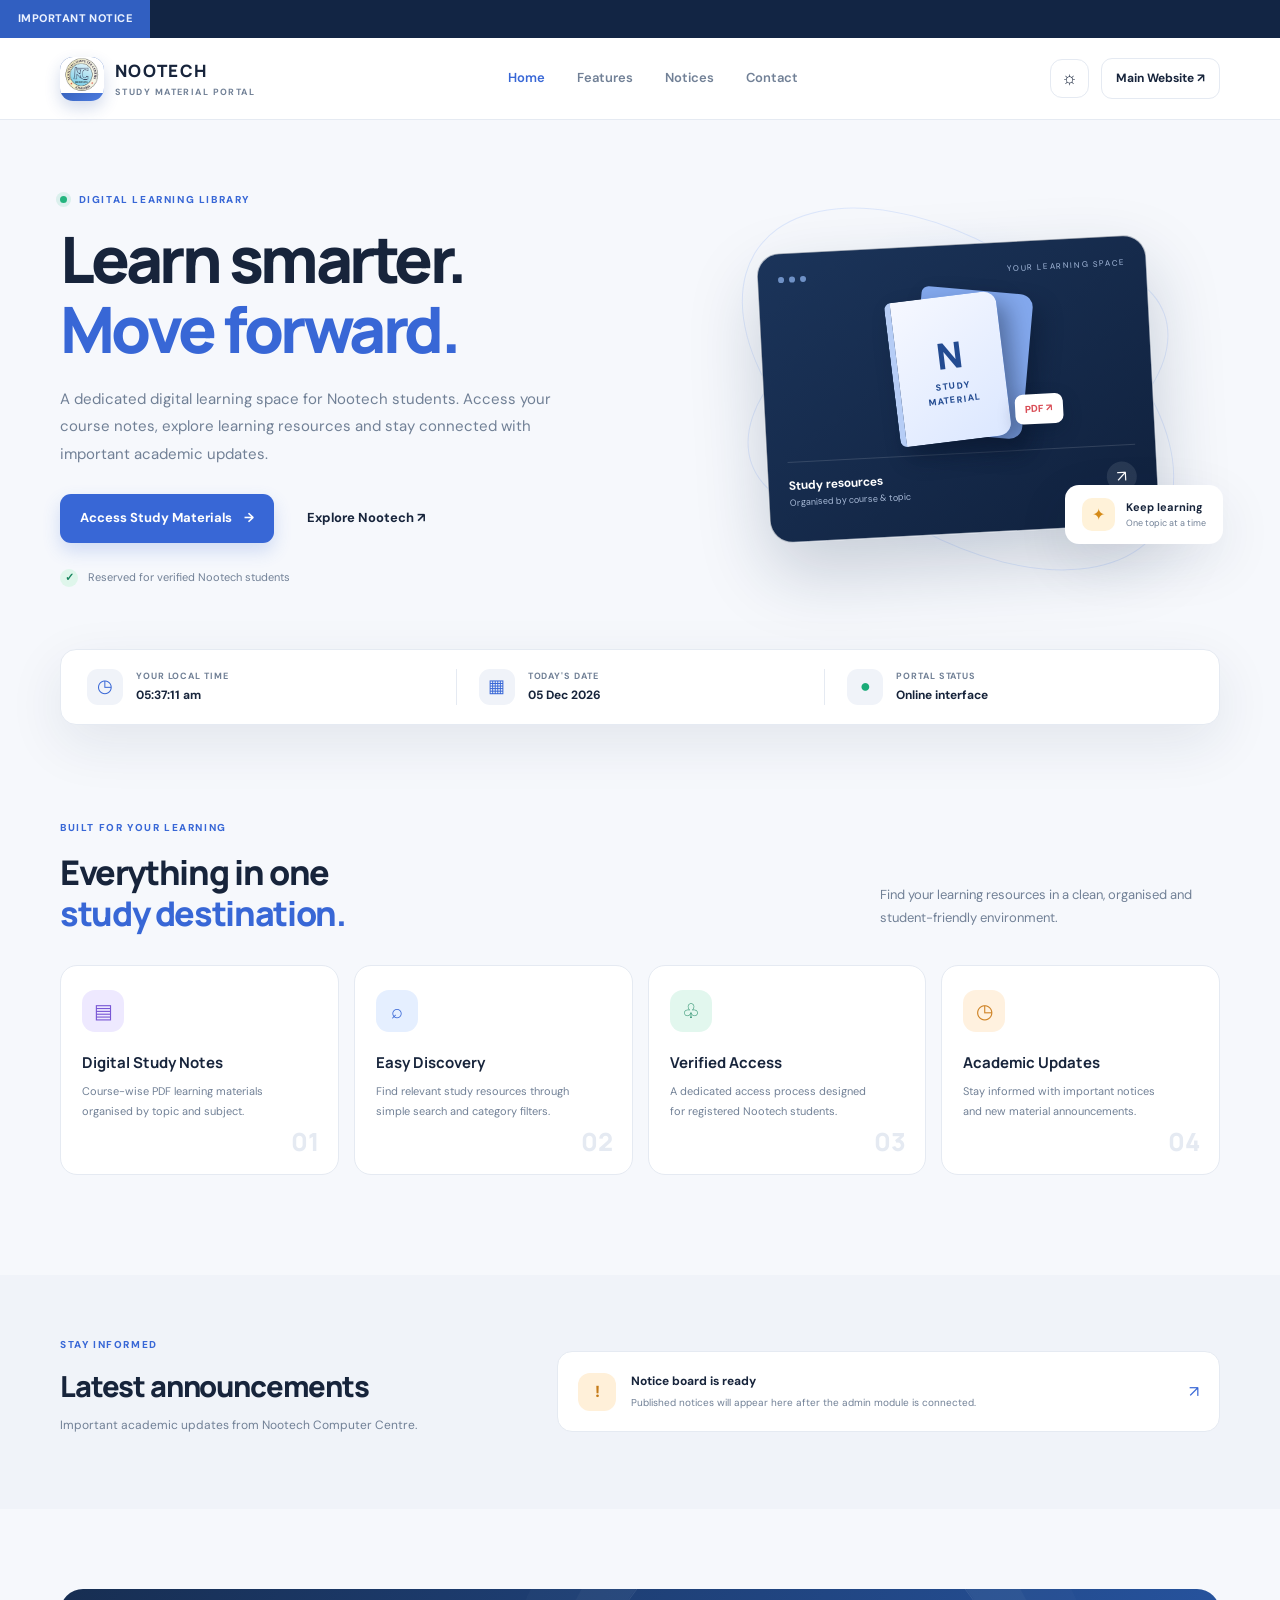
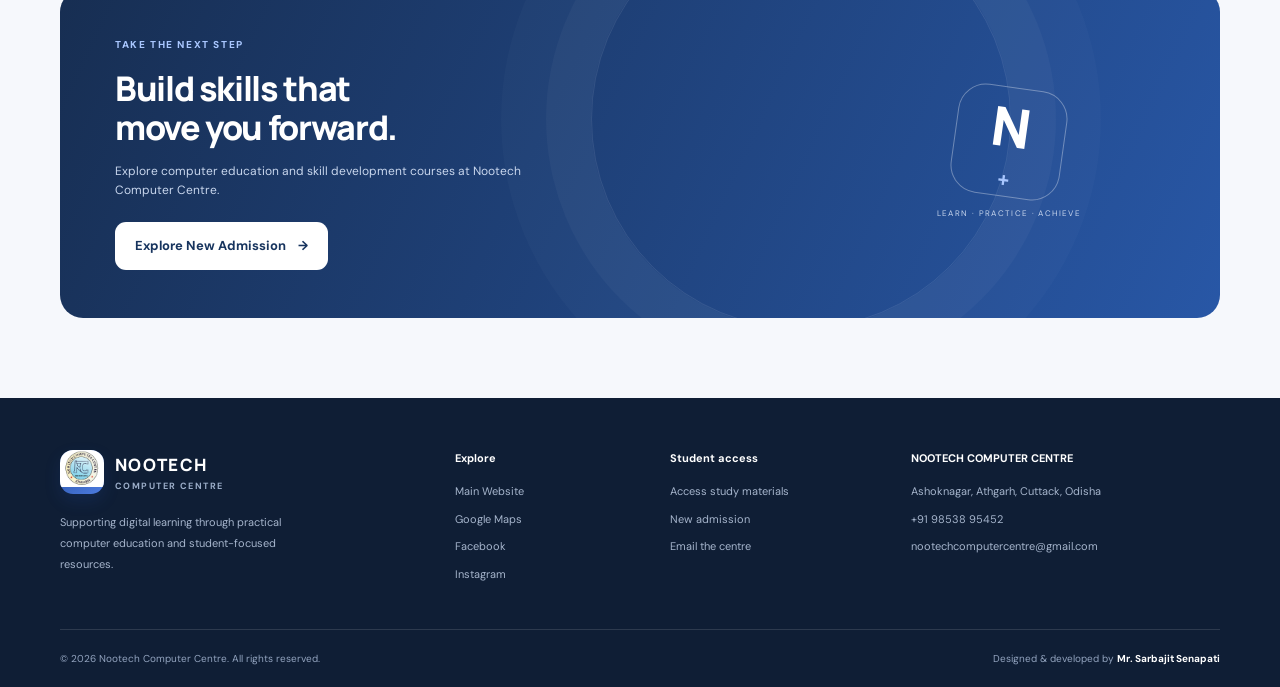
<file: index.html>
<!DOCTYPE html>
<html lang="en">
<head>
  <meta charset="UTF-8">
  <meta name="viewport" content="width=device-width, initial-scale=1.0">
  <meta name="description" content="Nootech Computer Centre Study Material Portal">
  <title>Study Material Portal | Nootech Computer Centre</title>
  <link rel="preconnect" href="https://fonts.googleapis.com">
  <link rel="preconnect" href="https://fonts.gstatic.com" crossorigin>
  <link href="https://fonts.googleapis.com/css2?family=DM+Sans:wght@400;500;600;700&family=Manrope:wght@400;500;600;700;800&display=swap" rel="stylesheet">
  <link rel="stylesheet" href="css/style.css">
</head>
<body>
  <div class="announcement" role="status">
    <span class="announcement-tag">IMPORTANT NOTICE</span>
    <div class="ticker"><div class="ticker-track" id="noticeTicker">Welcome to the Nootech Study Material Portal • Study resources for registered students • New notices will appear here</div></div>
  </div>

  <header class="site-header">
    <a class="brand" href="index.html" aria-label="Nootech Study Portal home">
      <div class="brand-logo"><img src="img/logo.png" alt="Nootech logo" onerror="this.style.display='none';this.nextElementSibling.style.display='grid'"><span class="logo-fallback">N</span></div>
      <div class="brand-copy"><strong>NOOTECH</strong><span>STUDY MATERIAL PORTAL</span></div>
    </a>
    <nav class="desktop-nav" aria-label="Main navigation">
      <a class="active" href="#home">Home</a><a href="#features">Features</a><a href="#notices">Notices</a><a href="#contact">Contact</a>
    </nav>
    <div class="header-actions">
      <button class="icon-btn" id="themeToggle" aria-label="Toggle light and dark theme" title="Toggle theme">☼</button>
      <a class="btn btn-small btn-outline" href="https://nootechcomputercentre.github.io/main-site/" target="_blank" rel="noopener">Main Website ↗</a>
      <button class="menu-toggle" id="menuToggle" aria-label="Open navigation">☰</button>
    </div>
  </header>

  <main>
    <section class="hero section-wrap" id="home">
      <div class="hero-copy">
        <div class="eyebrow"><span class="pulse"></span> DIGITAL LEARNING LIBRARY</div>
        <h1>Learn smarter.<br><span>Move forward.</span></h1>
        <p class="hero-lead">A dedicated digital learning space for Nootech students. Access your course notes, explore learning resources and stay connected with important academic updates.</p>
        <div class="hero-actions">
          <button class="btn btn-primary" data-open-access>Access Study Materials <span>→</span></button>
          <a class="btn btn-quiet" href="https://nootechcomputercentre.github.io/main-site/" target="_blank" rel="noopener">Explore Nootech ↗</a>
        </div>
        <div class="hero-trust"><span class="trust-icon">✓</span> Reserved for verified Nootech students</div>
      </div>
      <div class="hero-visual">
        <div class="visual-glow"></div>
        <div class="visual-card main-visual-card">
          <div class="visual-top"><span class="tiny-dot"></span><span class="tiny-dot"></span><span class="tiny-dot"></span><span class="visual-label">YOUR LEARNING SPACE</span></div>
          <div class="book-illustration"><div class="book book-back"></div><div class="book book-front"><div class="book-mark">N</div><small>STUDY<br>MATERIAL</small></div><div class="pdf-chip">PDF <b>↗</b></div></div>
          <div class="visual-bottom"><div><strong>Study resources</strong><span>Organised by course & topic</span></div><div class="round-arrow">↗</div></div>
        </div>
        <div class="floating-note"><span class="note-icon">✦</span><div><b>Keep learning</b><small>One topic at a time</small></div></div>
        <div class="hero-orbit orbit-one"></div><div class="hero-orbit orbit-two"></div>
      </div>
    </section>

    <section class="status-strip section-wrap">
      <div class="status-item"><span class="status-icon">◷</span><div><small>YOUR LOCAL TIME</small><strong id="liveClock">Loading time…</strong></div></div>
      <div class="status-item"><span class="status-icon">▦</span><div><small>TODAY'S DATE</small><strong id="liveDate">Loading date…</strong></div></div>
      <div class="status-item"><span class="status-icon status-green">●</span><div><small>PORTAL STATUS</small><strong>Online interface</strong></div></div>
    </section>

    <section class="section-wrap feature-section" id="features">
      <div class="section-heading"><div><div class="eyebrow">BUILT FOR YOUR LEARNING</div><h2>Everything in one<br><span>study destination.</span></h2></div><p>Find your learning resources in a clean, organised and student-friendly environment.</p></div>
      <div class="feature-grid">
        <article class="feature-card"><div class="feature-icon purple">▤</div><h3>Digital Study Notes</h3><p>Course-wise PDF learning materials organised by topic and subject.</p><span class="feature-index">01</span></article>
        <article class="feature-card"><div class="feature-icon blue">⌕</div><h3>Easy Discovery</h3><p>Find relevant study resources through simple search and category filters.</p><span class="feature-index">02</span></article>
        <article class="feature-card"><div class="feature-icon green">♧</div><h3>Verified Access</h3><p>A dedicated access process designed for registered Nootech students.</p><span class="feature-index">03</span></article>
        <article class="feature-card"><div class="feature-icon orange">◷</div><h3>Academic Updates</h3><p>Stay informed with important notices and new material announcements.</p><span class="feature-index">04</span></article>
      </div>
    </section>

    <section class="notice-section" id="notices"><div class="section-wrap notice-inner"><div><div class="eyebrow">STAY INFORMED</div><h2>Latest announcements</h2><p>Important academic updates from Nootech Computer Centre.</p></div><div class="notice-placeholder"><span class="notice-symbol">!</span><div><b>Notice board is ready</b><small>Published notices will appear here after the admin module is connected.</small></div><span class="notice-arrow">↗</span></div></div></section>

    <section class="admission-section section-wrap">
      <div class="admission-card"><div class="admission-orb"></div><div class="admission-copy"><div class="eyebrow light-eyebrow">TAKE THE NEXT STEP</div><h2>Build skills that<br>move you forward.</h2><p>Explore computer education and skill development courses at Nootech Computer Centre.</p><a class="btn btn-white" href="https://main-sites.github.io/Enquiry/" target="_blank" rel="noopener">Explore New Admission <span>→</span></a></div><div class="admission-side"><div class="admission-emblem">N<span>+</span></div><small>LEARN · PRACTICE · ACHIEVE</small></div></div>
    </section>
  </main>

  <footer class="site-footer" id="contact">
    <div class="section-wrap footer-main">
      <div class="footer-brand"><div class="brand"><div class="brand-logo"><img src="img/logo.png" alt="Nootech logo" onerror="this.style.display='none';this.nextElementSibling.style.display='grid'"><span class="logo-fallback">N</span></div><div class="brand-copy"><strong>NOOTECH</strong><span>COMPUTER CENTRE</span></div></div><p>Supporting digital learning through practical computer education and student-focused resources.</p></div>
      <div class="footer-links"><b>Explore</b><a href="https://nootechcomputercentre.github.io/main-site/" target="_blank" rel="noopener">Main Website</a><a href="https://www.google.com/maps/search/?api=1&query=Nootech+Computer+Centre+Ashoknagar+Athgarh+Odisha" target="_blank" rel="noopener">Google Maps</a><a href="https://www.facebook.com/" target="_blank" rel="noopener">Facebook</a><a href="https://www.instagram.com/" target="_blank" rel="noopener">Instagram</a></div>
      <div class="footer-links"><b>Student access</b><a href="#" data-open-access>Access study materials</a><a href="../index.html" target="_blank" rel="noopener">New admission</a><a href="mailto:nootechcomputercentre@gmail.com">Email the centre</a></div>
      <div class="footer-contact"><b>NOOTECH COMPUTER CENTRE</b><span>Ashoknagar, Athgarh, Cuttack, Odisha</span><a href="tel:+919853895452">+91 98538 95452</a><a href="mailto:nootechcomputercentre@gmail.com">nootechcomputercentre@gmail.com</a></div>
    </div>
    <div class="footer-bottom section-wrap"><span>© <span id="year"></span> Nootech Computer Centre. All rights reserved.</span><span>Designed & developed by <b>Mr. Sarbajit Senapati</b></span></div>
  </footer>

  <div class="modal-backdrop" id="accessModal" aria-hidden="true">
    <section class="access-modal" role="dialog" aria-modal="true" aria-labelledby="accessTitle">
      <button class="modal-close" id="modalClose" aria-label="Close">×</button>
      <div class="modal-mark">N</div><div class="eyebrow">STUDENT VERIFICATION</div><h2 id="accessTitle">Welcome back.</h2><p>Enter your registration number and centre-issued access code to open your learning space.</p>
      <form id="accessForm">
        <label for="registrationNo">Registration number</label>
        <input id="registrationNo" name="registrationNo" placeholder="e.g. NTC/REG2024001" autocomplete="username" required>
        <label for="accessCode" style="display:block;margin-top:13px">Student access code</label>
        <input id="accessCode" name="accessCode" type="password" placeholder="Enter your access code" autocomplete="current-password" required>
        <button class="btn btn-primary btn-full" id="accessSubmit" type="submit">Verify & Continue <span>→</span></button>
      </form>
      <div class="modal-foot">Use the registration number and access code issued by Nootech Computer Centre.</div>
      <div class="demo-notice" id="loginFeedback" role="status">Your details are verified securely by the Nootech Study Portal.</div>
    </section>
  </div>
  <script src="js/app.js"></script>
</body>
</html>
</file>
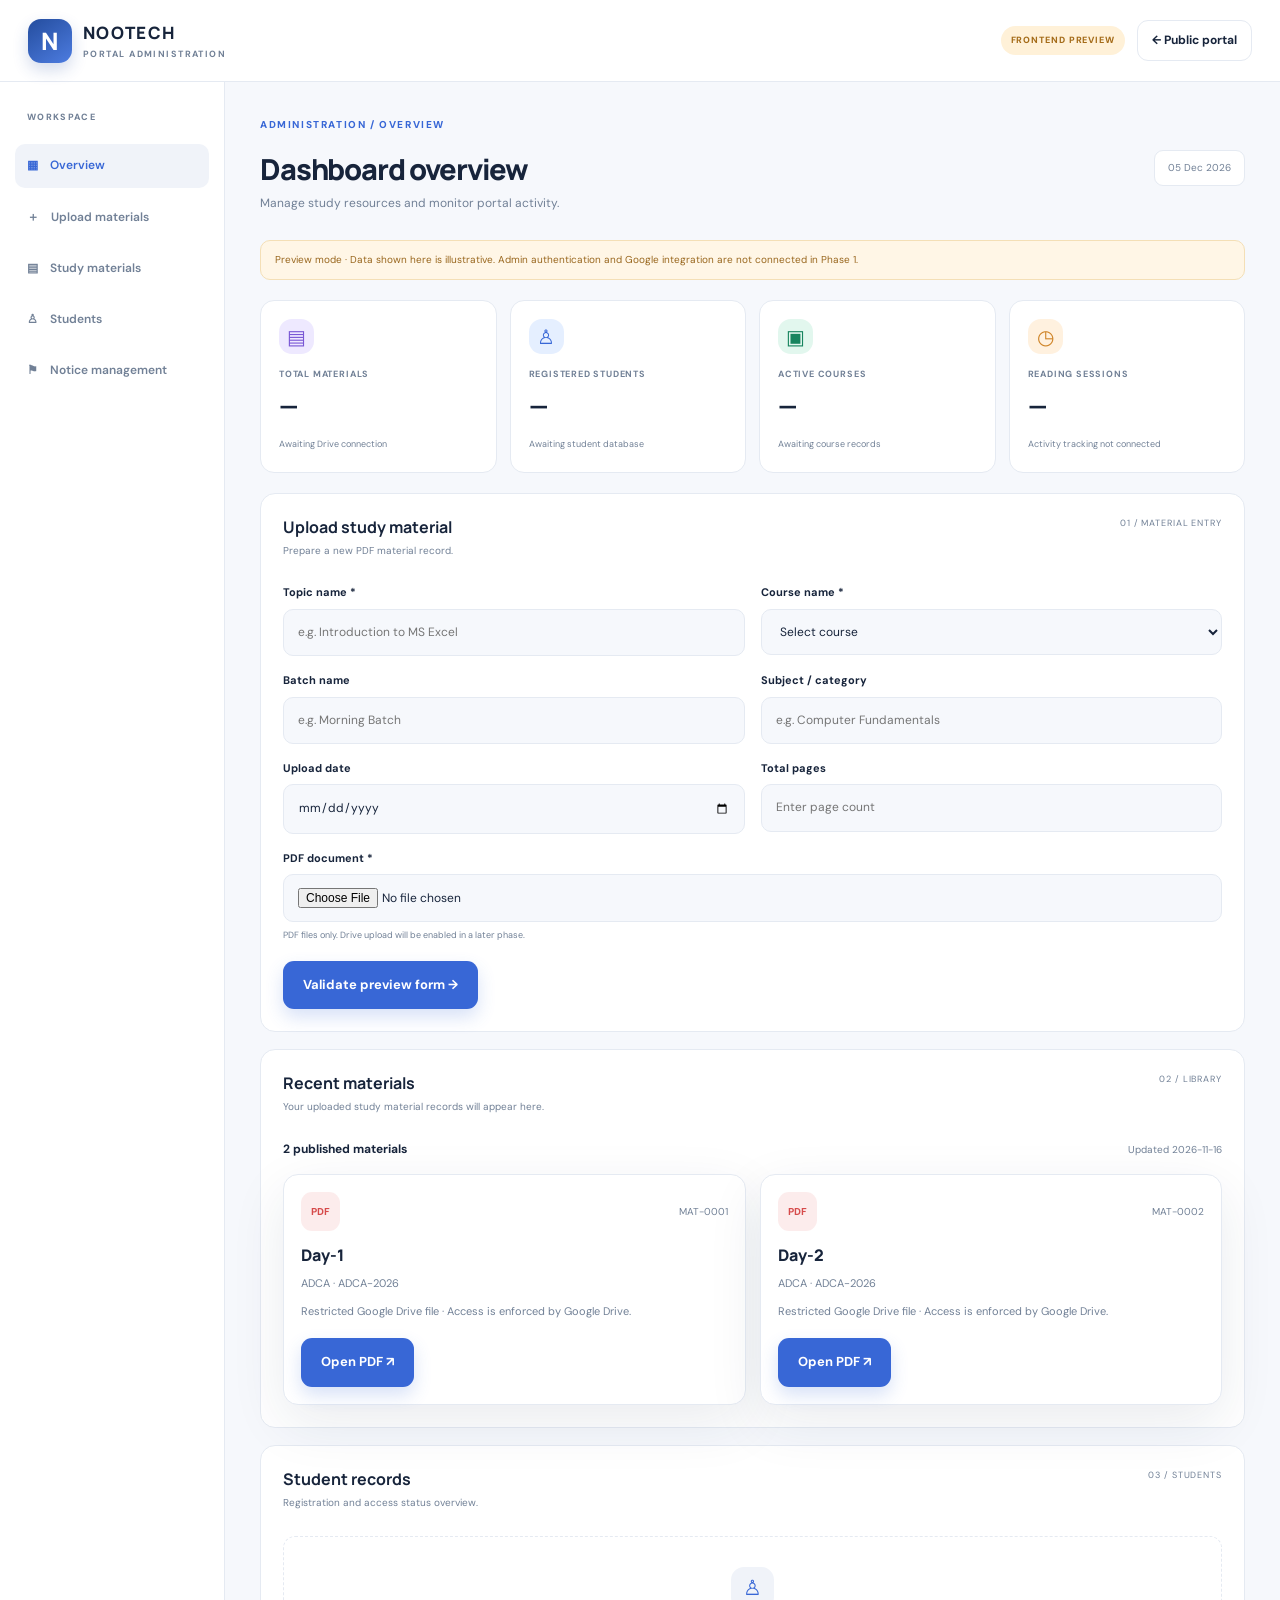
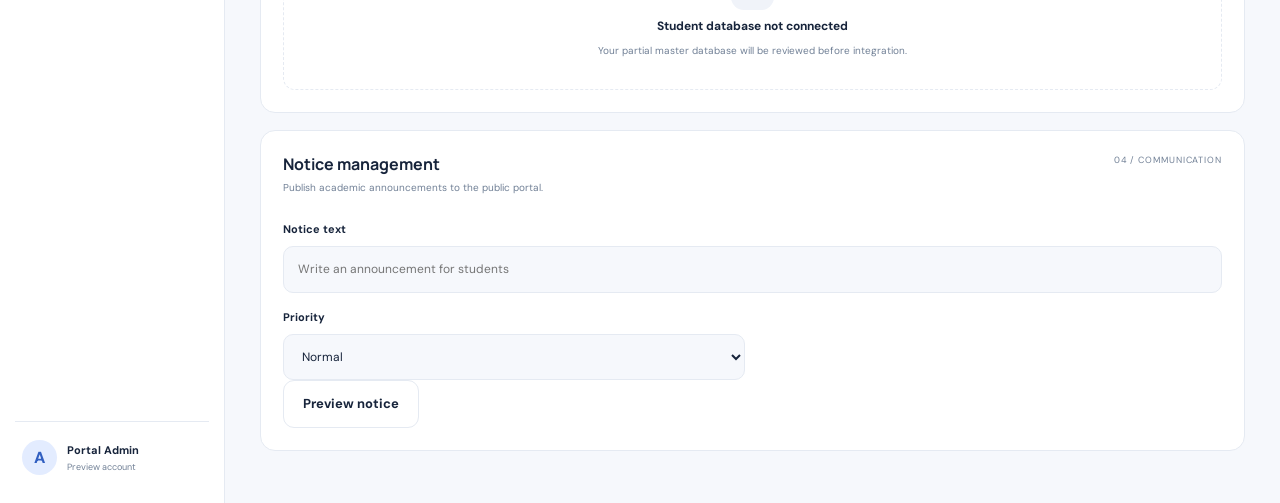
<file: admin.html>
<!DOCTYPE html>
<html lang="en"><head><meta charset="UTF-8"><meta name="viewport" content="width=device-width,initial-scale=1"><title>Admin Dashboard | Nootech Study Portal</title><link rel="preconnect" href="https://fonts.googleapis.com"><link href="https://fonts.googleapis.com/css2?family=DM+Sans:wght@400;500;600;700&family=Manrope:wght@400;500;600;700;800&display=swap" rel="stylesheet"><link rel="stylesheet" href="css/style.css"></head>
<body class="dashboard-body">
<header class="site-header dashboard-header"><a class="brand" href="index.html"><div class="brand-logo"><span class="logo-fallback">N</span></div><div class="brand-copy"><strong>NOOTECH</strong><span>PORTAL ADMINISTRATION</span></div></a><div class="header-actions"><span class="admin-preview-label">FRONTEND PREVIEW</span><a class="btn btn-small btn-outline" href="index.html">← Public portal</a></div></header>
<main class="dashboard-wrap">
  <aside class="sidebar"><div class="sidebar-label">WORKSPACE</div><a class="side-link selected" href="#overview">▦ <span>Overview</span></a><a class="side-link" href="#upload">＋ <span>Upload materials</span></a><a class="side-link" href="#materials">▤ <span>Study materials</span></a><a class="side-link" href="#students">♙ <span>Students</span></a><a class="side-link" href="#notices">⚑ <span>Notice management</span></a><div class="sidebar-bottom"><span class="admin-avatar">A</span><div><b>Portal Admin</b><small>Preview account</small></div></div></aside>
  <div class="dashboard-content">
    <div class="dashboard-title" id="overview"><div><div class="eyebrow">ADMINISTRATION / OVERVIEW</div><h1>Dashboard overview</h1><p>Manage study resources and monitor portal activity.</p></div><span class="date-pill" id="adminDate">Today</span></div>
    <div class="preview-banner">Preview mode · Data shown here is illustrative. Admin authentication and Google integration are not connected in Phase 1.</div>
    <div class="stats-grid"><article class="stat-card"><span class="stat-icon purple">▤</span><small>TOTAL MATERIALS</small><strong>—</strong><em>Awaiting Drive connection</em></article><article class="stat-card"><span class="stat-icon blue">♙</span><small>REGISTERED STUDENTS</small><strong>—</strong><em>Awaiting student database</em></article><article class="stat-card"><span class="stat-icon green">▣</span><small>ACTIVE COURSES</small><strong>—</strong><em>Awaiting course records</em></article><article class="stat-card"><span class="stat-icon orange">◷</span><small>READING SESSIONS</small><strong>—</strong><em>Activity tracking not connected</em></article></div>
    <section class="panel" id="upload"><div class="panel-heading"><div><h2>Upload study material</h2><p>Prepare a new PDF material record.</p></div><span class="panel-step">01 / MATERIAL ENTRY</span></div><form class="admin-form" id="uploadPreviewForm"><div class="form-grid"><div class="field"><label>Topic name *</label><input required placeholder="e.g. Introduction to MS Excel"></div><div class="field"><label>Course name *</label><select required><option value="">Select course</option><option>OS-CIT</option><option>CCC</option><option>ADCA</option><option>APGDCA</option><option>Tally Prime with GST</option><option>General</option></select></div><div class="field"><label>Batch name</label><input placeholder="e.g. Morning Batch"></div><div class="field"><label>Subject / category</label><input placeholder="e.g. Computer Fundamentals"></div><div class="field"><label>Upload date</label><input type="date" id="uploadDate"></div><div class="field"><label>Total pages</label><input type="number" min="1" placeholder="Enter page count"></div><div class="field field-wide"><label>PDF document *</label><input type="file" accept="application/pdf" required><small>PDF files only. Drive upload will be enabled in a later phase.</small></div></div><button class="btn btn-primary" type="submit">Validate preview form →</button><span class="form-feedback" id="uploadFeedback"></span></form></section>
    <section class="panel" id="materials"><div class="panel-heading"><div><h2>Recent materials</h2><p>Your uploaded study material records will appear here.</p></div><span class="panel-step">02 / LIBRARY</span></div><div class="library-result-line"><span id="adminMaterialCount">Loading catalogue…</span><span id="adminCatalogueStatus"></span></div><div class="material-grid" id="adminMaterialList" aria-live="polite"><div class="material-empty"><div class="empty-icon">▤</div><h3>Loading study materials</h3><p>Please wait while the published catalogue is loaded.</p></div></div></section>
    <section class="panel" id="students"><div class="panel-heading"><div><h2>Student records</h2><p>Registration and access status overview.</p></div><span class="panel-step">03 / STUDENTS</span></div><div class="empty-state"><div class="empty-icon">♙</div><b>Student database not connected</b><span>Your partial master database will be reviewed before integration.</span></div></section>
    <section class="panel" id="notices"><div class="panel-heading"><div><h2>Notice management</h2><p>Publish academic announcements to the public portal.</p></div><span class="panel-step">04 / COMMUNICATION</span></div><div class="form-grid"><div class="field field-wide"><label>Notice text</label><input id="noticeDraft" placeholder="Write an announcement for students"></div><div class="field"><label>Priority</label><select><option>Normal</option><option>Important</option><option>Urgent</option></select></div></div><button class="btn btn-outline" id="noticePreview">Preview notice</button><span class="form-feedback" id="noticeFeedback"></span></section>
  </div>
</main><script src="js/app.js"></script></body></html>
</file>
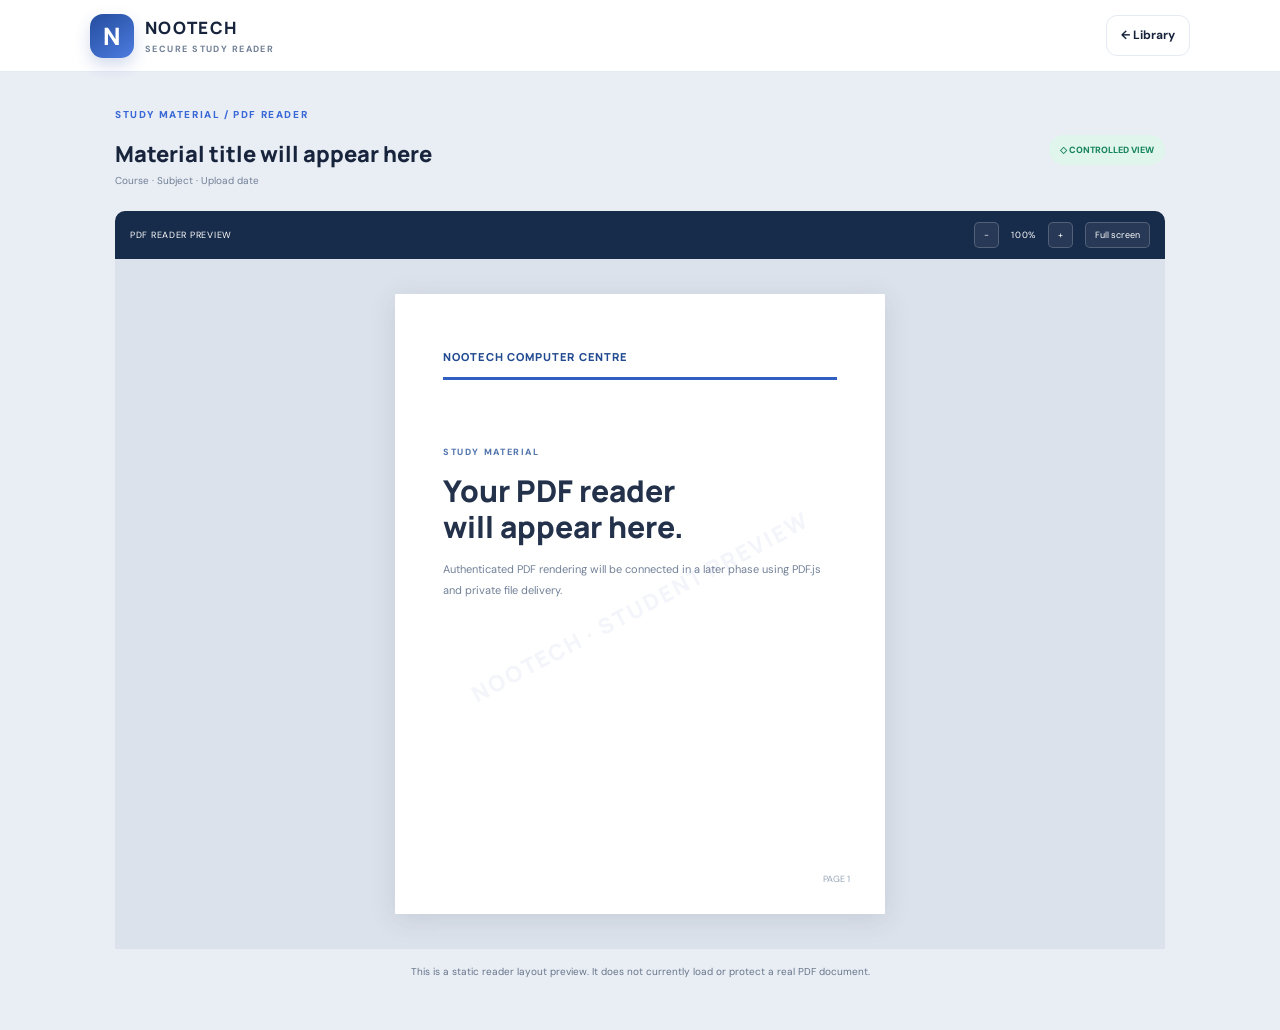
<file: reader.html>
<!DOCTYPE html>
<html lang="en"><head><meta charset="UTF-8"><meta name="viewport" content="width=device-width,initial-scale=1"><title>PDF Reader | Nootech Study Portal</title><link rel="preconnect" href="https://fonts.googleapis.com"><link href="https://fonts.googleapis.com/css2?family=DM+Sans:wght@400;500;600;700&family=Manrope:wght@400;500;600;700;800&display=swap" rel="stylesheet"><link rel="stylesheet" href="css/style.css"></head>
<body class="reader-body"><header class="reader-header"><a class="brand" href="student.html"><div class="brand-logo"><span class="logo-fallback">N</span></div><div class="brand-copy"><strong>NOOTECH</strong><span>SECURE STUDY READER</span></div></a><a class="btn btn-small btn-outline" href="student.html">← Library</a></header><main class="reader-shell"><div class="reader-title"><div><div class="eyebrow">STUDY MATERIAL / PDF READER</div><h1>Material title will appear here</h1><p>Course · Subject · Upload date</p></div><span class="secure-pill">◇ CONTROLLED VIEW</span></div><div class="reader-toolbar"><span>PDF READER PREVIEW</span><div><button disabled>−</button><span>100%</span><button disabled>+</button><button disabled>Full screen</button></div></div><div class="reader-canvas"><div class="pdf-page-preview"><div class="pdf-watermark">NOOTECH · STUDENT PREVIEW</div><div class="pdf-page-brand">NOOTECH COMPUTER CENTRE</div><div class="pdf-page-rule"></div><div class="pdf-page-kicker">STUDY MATERIAL</div><h2>Your PDF reader<br>will appear here.</h2><p>Authenticated PDF rendering will be connected in a later phase using PDF.js and private file delivery.</p><div class="pdf-page-number">PAGE 1</div></div></div><div class="reader-disclaimer">This is a static reader layout preview. It does not currently load or protect a real PDF document.</div></main><script src="js/app.js"></script></body></html>
</file>
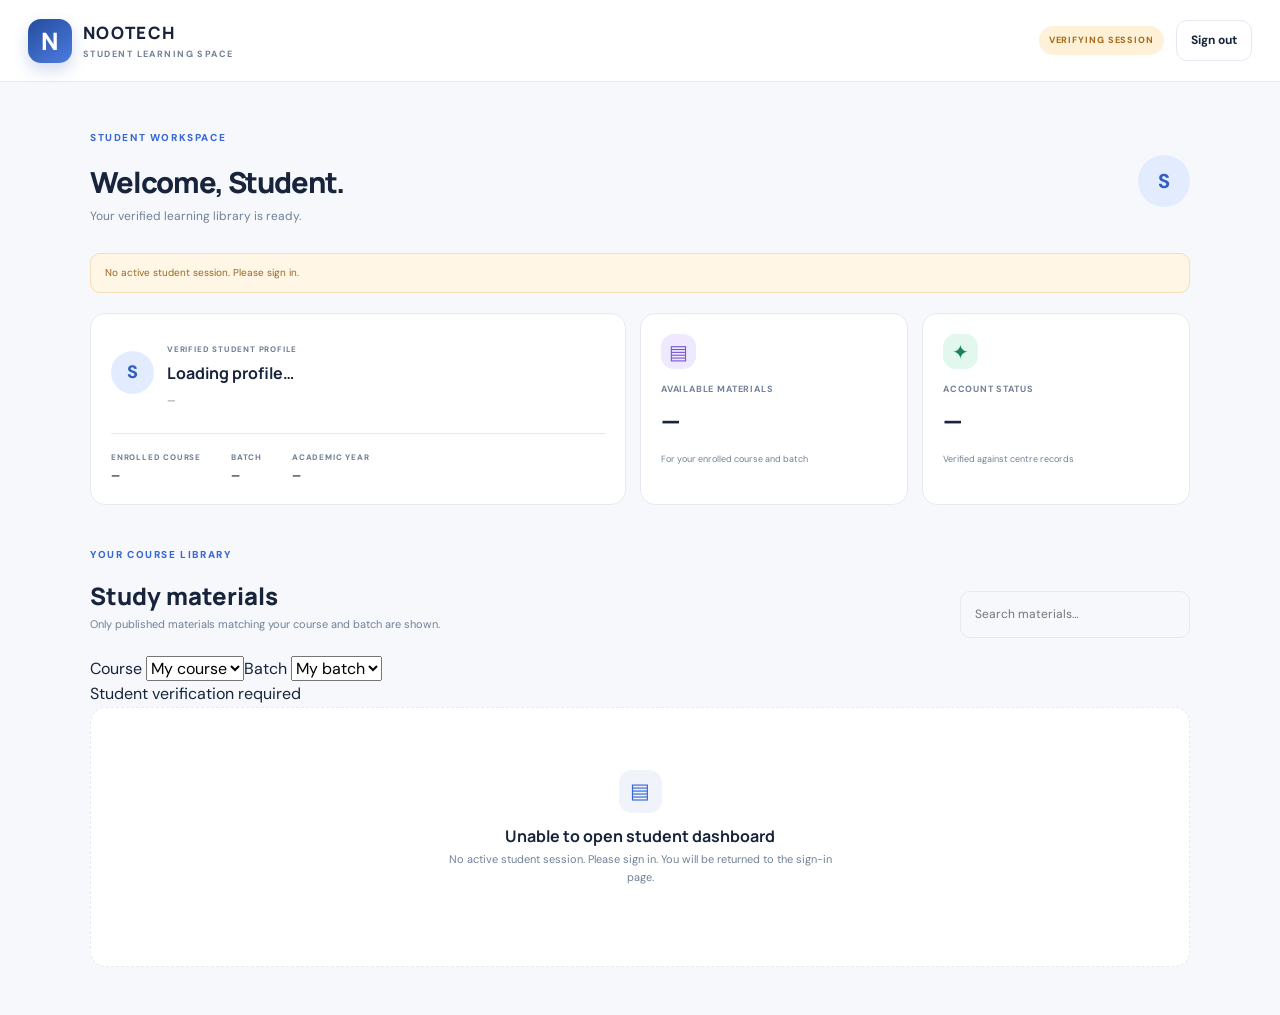
<file: student.html>
<!DOCTYPE html>
<html lang="en">
<head>
<meta charset="UTF-8">
<meta name="viewport" content="width=device-width,initial-scale=1">
<title>Student Dashboard | Nootech Study Portal</title>
<link rel="preconnect" href="https://fonts.googleapis.com">
<link href="https://fonts.googleapis.com/css2?family=DM+Sans:wght@400;500;600;700&family=Manrope:wght@400;500;600;700;800&display=swap" rel="stylesheet">
<link rel="stylesheet" href="css/style.css">
</head>
<body class="dashboard-body">
<header class="site-header dashboard-header">
  <a class="brand" href="index.html"><div class="brand-logo"><span class="logo-fallback">N</span></div><div class="brand-copy"><strong>NOOTECH</strong><span>STUDENT LEARNING SPACE</span></div></a>
  <div class="header-actions"><span class="admin-preview-label" id="studentStatus">VERIFYING SESSION</span><button class="btn btn-small btn-outline" id="studentLogout" type="button">Sign out</button></div>
</header>
<main class="student-wrap">
  <div class="student-welcome">
    <div><div class="eyebrow">STUDENT WORKSPACE</div><h1>Welcome, <span id="welcomeName">Student</span>.</h1><p>Your verified learning library is ready.</p></div>
    <div class="student-avatar" id="studentInitial">S</div>
  </div>
  <div class="preview-banner" id="studentNotice" role="status">Checking your secure student session…</div>
  <div class="student-summary">
    <div class="student-profile-card">
      <div class="profile-top"><div class="profile-avatar" id="profileInitial">S</div><div><small>VERIFIED STUDENT PROFILE</small><h2 id="profileName">Loading profile…</h2><span id="profileRegistration">—</span></div></div>
      <div class="profile-details">
        <div><small>ENROLLED COURSE</small><b id="profileCourse">—</b></div>
        <div><small>BATCH</small><b id="profileBatch">—</b></div>
        <div><small>ACADEMIC YEAR</small><b id="profileYear">—</b></div>
      </div>
    </div>
    <div class="student-stat"><span class="stat-icon purple">▤</span><small>AVAILABLE MATERIALS</small><strong id="availableCount">—</strong><span>For your enrolled course and batch</span></div>
    <div class="student-stat"><span class="stat-icon green">✦</span><small>ACCOUNT STATUS</small><strong id="accountStatus">—</strong><span>Verified against centre records</span></div>
  </div>
  <div class="library-heading"><div><div class="eyebrow">YOUR COURSE LIBRARY</div><h2>Study materials</h2><p>Only published materials matching your course and batch are shown.</p></div><input class="library-search" id="materialSearch" placeholder="Search materials…" aria-label="Search materials"></div>
  <div class="library-filters"><label>Course <select id="courseFilter"><option value="">My course</option></select></label><label>Batch <select id="batchFilter"><option value="">My batch</option></select></label></div>
  <div class="library-result-line"><span id="materialCount">Waiting for verification…</span><span id="catalogueStatus" role="status"></span></div>
  <div class="material-grid" id="materialList" aria-live="polite"><div class="material-empty"><div class="empty-icon">▤</div><h3>Verifying student access</h3><p>Your study materials will load after your session is validated.</p></div></div>
</main>
<script src="js/app.js"></script>
</body>
</html>
</file>
<file: css/style.css>
@import url('https://fonts.googleapis.com/css2?family=DM+Sans:wght@400;500;600;700&family=Manrope:wght@400;500;600;700;800&display=swap');
:root{--bg:#f6f8fc;--surface:#fff;--surface-2:#f0f3f9;--text:#17243b;--muted:#718096;--line:#e5eaf2;--navy:#142746;--blue:#3867d6;--blue-2:#244da9;--green:#16845e;--shadow:0 18px 55px rgba(22,43,78,.09);--radius:20px}
[data-theme="dark"]{--bg:#0d1524;--surface:#131f32;--surface-2:#1b2a40;--text:#edf3ff;--muted:#a0aec2;--line:#263750;--navy:#eaf1ff;--blue:#79a1ff;--blue-2:#4f7ee8;--green:#58c99c;--shadow:0 18px 55px rgba(0,0,0,.25)}
*{box-sizing:border-box}html{scroll-behavior:smooth}body{margin:0;background:var(--bg);color:var(--text);font-family:'DM Sans',sans-serif;line-height:1.6}a{color:inherit;text-decoration:none}button,input,select{font:inherit}button,a{ -webkit-tap-highlight-color:transparent}.section-wrap{width:min(1160px,calc(100% - 48px));margin-inline:auto}
.announcement{height:38px;background:#122544;color:#eaf1ff;display:flex;align-items:center;overflow:hidden;font-size:11px;letter-spacing:.04em}.announcement-tag{height:100%;display:flex;align-items:center;padding:0 18px;background:#315fc1;font-weight:800;white-space:nowrap}.ticker{overflow:hidden;flex:1}.ticker-track{white-space:nowrap;display:inline-block;padding-left:100%;animation:ticker 26s linear infinite}.ticker:hover .ticker-track{animation-play-state:paused}@keyframes ticker{to{transform:translateX(-100%)}}
.site-header{height:82px;padding:0 max(24px,calc((100% - 1160px)/2));display:flex;align-items:center;justify-content:space-between;background:var(--surface);border-bottom:1px solid var(--line);position:relative;z-index:5}.brand{display:flex;align-items:center;gap:11px}.brand-logo{width:44px;height:44px;border-radius:13px;background:linear-gradient(145deg,#244d9e,#4d7ce0);display:grid;place-items:center;overflow:hidden;box-shadow:0 7px 16px #244d9e33}.brand-logo img{width:100%;height:100%;object-fit:contain;background:#fff}.logo-fallback{display:grid;place-items:center;color:#fff;font:800 24px Manrope,sans-serif}.brand-copy{display:flex;flex-direction:column;line-height:1.2}.brand-copy strong{font:800 17px Manrope,sans-serif;letter-spacing:.08em}.brand-copy span{font-size:9px;letter-spacing:.16em;color:var(--muted);font-weight:700;margin-top:5px}.desktop-nav{display:flex;gap:32px;color:var(--muted);font-size:13px;font-weight:600}.desktop-nav a:hover,.desktop-nav a.active{color:var(--blue)}.header-actions{display:flex;align-items:center;gap:12px}.icon-btn,.menu-toggle{border:1px solid var(--line);background:var(--surface);color:var(--text);width:39px;height:39px;border-radius:12px;cursor:pointer;font-size:18px}.menu-toggle{display:none}.btn{display:inline-flex;align-items:center;justify-content:center;gap:12px;padding:13px 19px;border-radius:11px;font-weight:700;font-size:13px;border:1px solid transparent;cursor:pointer;transition:.2s}.btn:hover{transform:translateY(-2px)}.btn-primary{background:var(--blue);color:#fff;box-shadow:0 8px 18px #3867d633}.btn-primary:hover{background:var(--blue-2)}.btn-outline{border-color:var(--line);color:var(--text);background:var(--surface)}.btn-quiet{color:var(--text);background:transparent}.btn-small{padding:10px 14px;font-size:12px}.btn-white{background:#fff;color:#17345e}.btn-full{width:100%;margin-top:8px}
.hero{min-height:520px;display:grid;grid-template-columns:1.05fr .95fr;align-items:center;gap:55px;padding-block:72px 62px}.eyebrow{font-size:10px;font-weight:800;letter-spacing:.16em;color:var(--blue);margin-bottom:16px}.pulse{display:inline-block;width:7px;height:7px;background:#24b47e;border-radius:50%;margin-right:8px;box-shadow:0 0 0 4px #24b47e20}.hero h1{font:800 clamp(42px,5vw,65px)/1.09 Manrope,sans-serif;letter-spacing:-.055em;margin:0;color:var(--text)}.hero h1 span,.section-heading h2 span{color:var(--blue)}.hero-lead{max-width:530px;color:var(--muted);font-size:15px;line-height:1.85;margin:22px 0 25px}.hero-actions{display:flex;align-items:center;gap:13px;flex-wrap:wrap}.hero-trust{font-size:11px;color:var(--muted);margin-top:26px}.trust-icon{display:inline-grid;place-items:center;width:18px;height:18px;border-radius:50%;background:#dff6eb;color:#16845e;font-weight:800;margin-right:7px}.hero-visual{height:370px;position:relative;display:grid;place-items:center}.visual-glow{position:absolute;width:340px;height:340px;background:radial-gradient(circle,#dce8ff 0%,#e9efff77 50%,transparent 72%);border-radius:50%}.main-visual-card{width:min(390px,90%);height:290px;position:relative;z-index:1;border:1px solid #ffffffaa;border-radius:23px;background:linear-gradient(145deg,#1b345a,#10213d);box-shadow:0 30px 70px #152b4c35;padding:20px;color:white;transform:rotate(-3deg)}.visual-top{display:flex;gap:5px;align-items:center}.tiny-dot{width:6px;height:6px;border-radius:50%;background:#6f91c6}.visual-label{font-size:8px;letter-spacing:.2em;color:#a8bddf;margin-left:auto}.book-illustration{height:175px;position:relative;display:grid;place-items:center}.book{position:absolute;width:112px;height:145px;border-radius:7px 13px 13px 7px;box-shadow:9px 12px 22px #07152b66}.book-back{background:#83a8ed;transform:translate(15px,-2px) rotate(8deg)}.book-front{background:linear-gradient(145deg,#f6f8ff,#dbe7ff);color:#234b91;display:flex;flex-direction:column;align-items:center;justify-content:center;transform:translate(-9px,3px) rotate(-4deg);border-left:6px solid #b6cdf6}.book-mark{font:800 36px Manrope}.book-front small{font-size:9px;font-weight:800;letter-spacing:.14em;text-align:center}.pdf-chip{position:absolute;right:70px;bottom:25px;background:#fff;color:#d94d56;padding:7px 10px;border-radius:8px;font-size:10px;font-weight:800;box-shadow:0 7px 18px #06162c44}.visual-bottom{display:flex;align-items:center;justify-content:space-between;border-top:1px solid #ffffff22;padding-top:14px}.visual-bottom div:first-child{display:flex;flex-direction:column}.visual-bottom strong{font-size:12px}.visual-bottom span{font-size:9px;color:#a9bbd8}.round-arrow{width:30px;height:30px;display:grid;place-items:center;background:#ffffff18;border-radius:50%}.floating-note{position:absolute;right:-3px;bottom:30px;z-index:2;background:var(--surface);padding:13px 17px;border-radius:14px;box-shadow:var(--shadow);display:flex;align-items:center;gap:11px}.note-icon{width:33px;height:33px;background:#fff2d9;color:#d58a17;display:grid;place-items:center;border-radius:10px}.floating-note div{display:flex;flex-direction:column}.floating-note b{font-size:11px}.floating-note small{font-size:9px;color:var(--muted)}.hero-orbit{position:absolute;border:1px solid #a9c3f855;border-radius:50%;transform:rotate(-20deg)}.orbit-one{width:440px;height:230px}.orbit-two{width:490px;height:280px;transform:rotate(35deg)}
.status-strip{display:grid;grid-template-columns:repeat(3,1fr);background:var(--surface);border:1px solid var(--line);border-radius:16px;box-shadow:var(--shadow);padding:19px 26px;margin-bottom:95px}.status-item{display:flex;align-items:center;gap:13px;padding-left:22px;border-left:1px solid var(--line)}.status-item:first-child{border:0;padding-left:0}.status-icon{width:36px;height:36px;display:grid;place-items:center;border-radius:11px;background:var(--surface-2);color:var(--blue);font-size:18px}.status-green{color:#1aab78}.status-item div{display:flex;flex-direction:column}.status-item small{font-size:9px;letter-spacing:.1em;color:var(--muted);font-weight:700}.status-item strong{font-size:12px;margin-top:3px}
.feature-section{padding-bottom:100px}.section-heading{display:flex;justify-content:space-between;align-items:end;margin-bottom:31px}.section-heading h2,.notice-inner h2{font:800 34px/1.2 Manrope,sans-serif;letter-spacing:-.04em;margin:0}.section-heading p{max-width:340px;color:var(--muted);font-size:13px;line-height:1.8;margin:0 0 4px}.feature-grid{display:grid;grid-template-columns:repeat(4,1fr);gap:15px}.feature-card{position:relative;overflow:hidden;min-height:210px;background:var(--surface);border:1px solid var(--line);border-radius:17px;padding:24px 21px;transition:.25s}.feature-card:hover{transform:translateY(-5px);box-shadow:var(--shadow)}.feature-icon,.stat-icon{width:42px;height:42px;display:grid;place-items:center;border-radius:13px;font-size:20px;margin-bottom:20px}.purple{background:#eee9ff;color:#7957d5}.blue{background:#e5efff;color:#3867d6}.green{background:#e2f7ee;color:#16845e}.orange{background:#fff1df;color:#cf8427}.feature-card h3{font:700 15px Manrope;margin:0 0 9px}.feature-card p{font-size:11px;line-height:1.8;color:var(--muted);margin:0;max-width:210px}.feature-index{position:absolute;right:19px;bottom:15px;color:var(--line);font:800 25px Manrope}
.notice-section{background:var(--surface-2);padding:62px 0}.notice-inner{display:grid;grid-template-columns:.8fr 1.2fr;align-items:center;gap:55px}.notice-inner h2{font-size:29px}.notice-inner p{font-size:12px;color:var(--muted)}.notice-placeholder{background:var(--surface);border:1px solid var(--line);border-radius:15px;padding:20px;display:flex;align-items:center;gap:15px}.notice-symbol{width:38px;height:38px;border-radius:12px;background:#fff0d9;color:#c57a17;display:grid;place-items:center;font-weight:800}.notice-placeholder div{display:flex;flex-direction:column;flex:1}.notice-placeholder b{font-size:12px}.notice-placeholder small{font-size:10px;color:var(--muted);margin-top:4px}.notice-arrow{color:var(--blue)}
.admission-section{padding-block:80px}.admission-card{min-height:285px;background:linear-gradient(115deg,#172e52,#2857a6);border-radius:23px;overflow:hidden;position:relative;padding:48px 55px;color:#fff;display:flex;align-items:center;justify-content:space-between}.admission-copy{position:relative;z-index:1}.light-eyebrow{color:#a9c7ff}.admission-card h2{font:800 34px/1.17 Manrope;margin:0;letter-spacing:-.04em}.admission-card p{font-size:12px;color:#c8d6ed;max-width:420px;margin:14px 0 21px}.admission-orb{position:absolute;width:420px;height:420px;border:1px solid #ffffff18;border-radius:50%;right:18%;top:-80px;box-shadow:0 0 0 45px #ffffff08,0 0 0 90px #ffffff05}.admission-side{position:relative;z-index:1;display:flex;flex-direction:column;align-items:center;gap:10px;margin-right:8%}.admission-emblem{width:110px;height:110px;border:1px solid #ffffff55;border-radius:28px;display:grid;place-items:center;font:800 54px Manrope;color:#fff;transform:rotate(8deg)}.admission-emblem span{font-size:22px;color:#a9c7ff}.admission-side small{font-size:8px;letter-spacing:.17em;color:#c8d6ed}
.site-footer{background:#0f1e35;color:#fff;padding-top:52px}.footer-main{display:grid;grid-template-columns:1.4fr .7fr .8fr 1.2fr;gap:35px;padding-bottom:43px}.footer-brand .brand-copy strong{color:#fff}.footer-brand .brand-copy span{color:#9caec9}.footer-brand p{font-size:11px;line-height:1.9;color:#a6b5cc;max-width:250px;margin-top:18px}.footer-links,.footer-contact{display:flex;flex-direction:column;gap:10px;font-size:11px;color:#a6b5cc}.footer-links b,.footer-contact b{font-size:11px;color:#fff;margin-bottom:5px}.footer-links a:hover,.footer-contact a:hover{color:#fff}.footer-bottom{border-top:1px solid #ffffff20;min-height:58px;display:flex;align-items:center;justify-content:space-between;color:#93a4bf;font-size:10px}.footer-bottom b{color:#fff}
.modal-backdrop{position:fixed;inset:0;background:#081326b8;backdrop-filter:blur(6px);display:none;place-items:center;padding:20px;z-index:20}.modal-backdrop.open{display:grid}.access-modal{position:relative;width:min(440px,100%);background:var(--surface);border:1px solid var(--line);border-radius:22px;padding:34px;box-shadow:0 30px 100px #06142d66}.modal-close{position:absolute;right:17px;top:13px;border:0;background:transparent;color:var(--muted);font-size:27px;cursor:pointer}.modal-mark{width:42px;height:42px;display:grid;place-items:center;background:linear-gradient(145deg,#244d9e,#4d7ce0);color:white;border-radius:13px;font:800 22px Manrope;margin-bottom:22px}.access-modal h2{font:800 29px Manrope;margin:0}.access-modal p{font-size:12px;color:var(--muted);line-height:1.8;margin:8px 0 23px}.access-modal label,.field label{display:block;font-size:11px;font-weight:700;margin-bottom:7px}.access-modal input,.field input,.field select,.library-search{width:100%;border:1px solid var(--line);background:var(--bg);color:var(--text);padding:13px 14px;border-radius:10px;outline:none;font-size:12px}.access-modal input:focus,.field input:focus,.field select:focus,.library-search:focus{border-color:var(--blue);box-shadow:0 0 0 3px #3867d61a}.modal-foot,.demo-notice{font-size:10px;color:var(--muted);line-height:1.7;margin-top:16px}.demo-notice{padding:9px 11px;background:var(--surface-2);border-radius:8px}
.dashboard-body{background:var(--bg)}.dashboard-header{padding-inline:28px}.admin-preview-label{font-size:9px;letter-spacing:.1em;color:#a46b18;background:#fff1d8;border-radius:20px;padding:7px 10px;font-weight:800}.dashboard-wrap{display:grid;grid-template-columns:225px 1fr;min-height:calc(100vh - 82px)}.sidebar{background:var(--surface);border-right:1px solid var(--line);padding:28px 15px;display:flex;flex-direction:column;gap:8px}.sidebar-label{font-size:9px;letter-spacing:.15em;font-weight:800;color:var(--muted);padding:0 12px 12px}.side-link{display:flex;gap:12px;align-items:center;padding:12px;border-radius:10px;color:var(--muted);font-size:12px;font-weight:600}.side-link.selected,.side-link:hover{background:var(--surface-2);color:var(--blue)}.sidebar-bottom{margin-top:auto;border-top:1px solid var(--line);padding:18px 7px 0;display:flex;align-items:center;gap:10px}.admin-avatar,.student-avatar,.profile-avatar{width:35px;height:35px;border-radius:50%;background:#e3ecff;color:#315fc1;display:grid;place-items:center;font-weight:800}.sidebar-bottom div{display:flex;flex-direction:column}.sidebar-bottom b{font-size:11px}.sidebar-bottom small{font-size:9px;color:var(--muted)}.dashboard-content{padding:35px;max-width:1300px;width:100%;margin:auto}.dashboard-title{display:flex;align-items:center;justify-content:space-between;margin-bottom:22px}.dashboard-title h1,.student-welcome h1{font:800 29px Manrope;margin:0;letter-spacing:-.04em}.dashboard-title p,.student-welcome p{font-size:12px;color:var(--muted);margin:5px 0}.date-pill{background:var(--surface);border:1px solid var(--line);padding:9px 13px;border-radius:9px;font-size:10px;color:var(--muted)}.preview-banner{background:#fff6e6;border:1px solid #f4dfb6;color:#98661d;padding:11px 14px;border-radius:10px;font-size:10px;margin-bottom:20px}.stats-grid{display:grid;grid-template-columns:repeat(4,1fr);gap:13px;margin-bottom:20px}.stat-card,.student-stat{background:var(--surface);border:1px solid var(--line);border-radius:14px;padding:18px}.stat-card .stat-icon,.student-stat .stat-icon{margin-bottom:13px;width:35px;height:35px}.stat-card small,.student-stat small{display:block;font-size:9px;letter-spacing:.09em;color:var(--muted);font-weight:700}.stat-card strong,.student-stat strong{display:block;font:800 25px Manrope;margin:6px 0}.stat-card em,.student-stat>span:last-child{font-size:9px;color:var(--muted);font-style:normal}.panel{background:var(--surface);border:1px solid var(--line);border-radius:15px;padding:22px;margin-bottom:17px}.panel-heading{display:flex;justify-content:space-between;align-items:start;margin-bottom:20px}.panel-heading h2{font:700 16px Manrope;margin:0}.panel-heading p{font-size:10px;color:var(--muted);margin:5px 0}.panel-step{font-size:9px;letter-spacing:.1em;color:var(--muted)}.form-grid{display:grid;grid-template-columns:repeat(2,1fr);gap:16px}.field-wide{grid-column:1/-1}.field small{display:block;font-size:9px;color:var(--muted);margin-top:6px}.admin-form>.btn{margin-top:18px}.form-feedback{font-size:10px;color:var(--green);margin-left:12px}.empty-state{border:1px dashed var(--line);border-radius:12px;padding:30px;display:flex;flex-direction:column;align-items:center;text-align:center;gap:7px}.empty-icon{width:43px;height:43px;border-radius:13px;background:var(--surface-2);display:grid;place-items:center;color:var(--blue);font-size:21px}.empty-state b{font-size:12px}.empty-state span{font-size:10px;color:var(--muted)}.dashboard-content .btn-outline{cursor:pointer}
.student-wrap{width:min(1100px,calc(100% - 40px));margin:48px auto}.student-welcome{display:flex;justify-content:space-between;align-items:center;margin-bottom:22px}.student-avatar{width:52px;height:52px;font-size:20px}.student-summary{display:grid;grid-template-columns:2fr 1fr 1fr;gap:14px;margin-bottom:42px}.student-profile-card,.student-stat{background:var(--surface);border:1px solid var(--line);border-radius:15px;padding:20px}.profile-top{display:flex;gap:13px;align-items:center}.profile-avatar{width:43px;height:43px;font-size:18px}.profile-top small,.profile-details small{font-size:8px;letter-spacing:.1em;color:var(--muted);font-weight:800}.profile-top h2{font:700 16px Manrope;margin:2px 0}.profile-top span{font-size:10px;color:var(--muted)}.profile-details{display:flex;gap:30px;margin-top:22px;padding-top:17px;border-top:1px solid var(--line)}.profile-details div{display:flex;flex-direction:column;gap:4px}.profile-details b{font-size:10px}.library-heading{display:flex;justify-content:space-between;align-items:end;margin-bottom:18px}.library-heading h2{font:800 24px Manrope;margin:0}.library-heading p{font-size:11px;color:var(--muted);margin:4px 0}.library-search{width:230px}.material-empty{min-height:260px;background:var(--surface);border:1px dashed var(--line);border-radius:16px;display:flex;align-items:center;justify-content:center;flex-direction:column;text-align:center;padding:30px}.material-empty h3{font:700 16px Manrope;margin:12px 0 4px}.material-empty p{max-width:410px;color:var(--muted);font-size:11px;margin:0 0 17px}
.reader-body{background:#e9edf4;min-height:100vh}.reader-header{height:72px;padding:0 max(22px,calc((100% - 1100px)/2));background:var(--surface);display:flex;justify-content:space-between;align-items:center;border-bottom:1px solid var(--line)}.reader-shell{width:min(1050px,calc(100% - 40px));margin:35px auto}.reader-title{display:flex;align-items:center;justify-content:space-between;margin-bottom:18px}.reader-title h1{font:800 22px Manrope;margin:0}.reader-title p{font-size:10px;color:var(--muted);margin:4px 0}.secure-pill{font-size:9px;font-weight:800;color:#16845e;background:#e0f5eb;padding:8px 11px;border-radius:20px}.reader-toolbar{height:48px;background:#172b4a;color:#fff;border-radius:10px 10px 0 0;display:flex;align-items:center;justify-content:space-between;padding:0 15px;font-size:9px;letter-spacing:.08em}.reader-toolbar div{display:flex;align-items:center;gap:12px}.reader-toolbar button{border:1px solid #ffffff33;background:#ffffff12;color:#fff;padding:5px 9px;border-radius:5px;font-size:9px}.reader-canvas{background:#dce2eb;min-height:590px;padding:35px;display:flex;justify-content:center}.pdf-page-preview{width:min(490px,100%);min-height:620px;background:#fff;color:#23324a;box-shadow:0 5px 25px #263b5a20;padding:55px 48px;position:relative;overflow:hidden}.pdf-watermark{position:absolute;top:48%;left:5%;width:90%;text-align:center;transform:rotate(-28deg);font:800 22px Manrope;color:#244d9e0e;letter-spacing:.1em}.pdf-page-brand{font:800 11px Manrope;color:#234b91;letter-spacing:.1em}.pdf-page-rule{height:3px;background:#315fc1;margin:13px 0 65px}.pdf-page-kicker{font-size:9px;letter-spacing:.18em;color:#5274ad;font-weight:800}.pdf-page-preview h2{font:800 30px/1.2 Manrope;margin:14px 0}.pdf-page-preview p{font-size:11px;line-height:1.9;color:#728097}.pdf-page-number{position:absolute;bottom:28px;right:35px;font-size:9px;color:#9aa7b8}.reader-disclaimer{text-align:center;font-size:10px;color:#67758a;padding:15px}
@media(max-width:900px){.desktop-nav{gap:17px}.hero{gap:20px}.feature-grid{grid-template-columns:repeat(2,1fr)}.footer-main{grid-template-columns:repeat(2,1fr)}.stats-grid{grid-template-columns:repeat(2,1fr)}.student-summary{grid-template-columns:1fr 1fr}.student-profile-card{grid-column:1/-1}}
@media(max-width:650px){.section-wrap{width:calc(100% - 34px)}.site-header{height:70px;padding-inline:17px}.desktop-nav{display:none}.menu-toggle{display:block}.header-actions .btn{display:none}.brand-logo{width:39px;height:39px}.hero{grid-template-columns:1fr;padding-block:55px 35px;gap:10px}.hero h1{font-size:46px}.hero-lead{font-size:13px}.hero-visual{height:315px}.main-visual-card{height:265px}.floating-note{right:0;bottom:8px}.orbit-one{width:340px}.orbit-two{width:370px}.status-strip{grid-template-columns:1fr;gap:15px;margin-bottom:65px;padding:18px}.status-item{border:0;border-top:1px solid var(--line);padding:13px 0 0}.status-item:first-child{padding:0}.section-heading{display:block}.section-heading h2,.notice-inner h2{font-size:29px}.section-heading p{margin-top:13px}.feature-grid{gap:10px}.feature-card{padding:18px 15px;min-height:205px}.feature-card h3{font-size:13px}.feature-card p{font-size:10px}.notice-inner{grid-template-columns:1fr;gap:18px}.admission-section{padding-block:55px}.admission-card{padding:34px 25px;min-height:310px}.admission-card h2{font-size:29px}.admission-side{display:none}.footer-main{grid-template-columns:1fr 1fr;gap:28px 18px}.footer-bottom{padding-block:14px;gap:8px;align-items:flex-start;flex-direction:column}.access-modal{padding:27px 23px}.dashboard-wrap{grid-template-columns:1fr}.sidebar{display:none}.dashboard-content{padding:22px 15px}.dashboard-title h1{font-size:23px}.stats-grid{gap:9px}.stat-card{padding:13px}.stat-card strong{font-size:21px}.panel{padding:17px}.form-grid{grid-template-columns:1fr}.field-wide{grid-column:auto}.panel-step{display:none}.student-wrap{margin:30px auto}.student-summary{grid-template-columns:1fr}.student-profile-card{grid-column:auto}.profile-details{gap:17px;flex-wrap:wrap}.library-heading{display:block}.library-search{width:100%;margin-top:13px}.reader-title{display:block}.secure-pill{display:inline-block;margin-top:12px}.reader-canvas{padding:15px}.pdf-page-preview{padding:38px 25px;min-height:520px}.reader-toolbar{font-size:8px}.reader-toolbar div{gap:5px}.reader-toolbar button{padding:4px}.reader-header{padding-inline:15px}.admin-preview-label{display:none}
                       
    /* design codes for student page*/                   
                       @import url('https://fonts.googleapis.com/css2?family=DM+Sans:wght@400;500;600;700&family=Manrope:wght@400;500;600;700;800&display=swap');
:root{--bg:#f6f8fc;--surface:#fff;--surface-2:#f0f3f9;--text:#17243b;--muted:#718096;--line:#e5eaf2;--navy:#142746;--blue:#3867d6;--blue-2:#244da9;--green:#16845e;--shadow:0 18px 55px rgba(22,43,78,.09);--radius:20px}
[data-theme="dark"]{--bg:#0d1524;--surface:#131f32;--surface-2:#1b2a40;--text:#edf3ff;--muted:#a0aec2;--line:#263750;--navy:#eaf1ff;--blue:#79a1ff;--blue-2:#4f7ee8;--green:#58c99c;--shadow:0 18px 55px rgba(0,0,0,.25)}
*{box-sizing:border-box}html{scroll-behavior:smooth}body{margin:0;background:var(--bg);color:var(--text);font-family:'DM Sans',sans-serif;line-height:1.6}a{color:inherit;text-decoration:none}button,input,select{font:inherit}button,a{ -webkit-tap-highlight-color:transparent}.section-wrap{width:min(1160px,calc(100% - 48px));margin-inline:auto}
.announcement{height:38px;background:#122544;color:#eaf1ff;display:flex;align-items:center;overflow:hidden;font-size:11px;letter-spacing:.04em}.announcement-tag{height:100%;display:flex;align-items:center;padding:0 18px;background:#315fc1;font-weight:800;white-space:nowrap}.ticker{overflow:hidden;flex:1}.ticker-track{white-space:nowrap;display:inline-block;padding-left:100%;animation:ticker 26s linear infinite}.ticker:hover .ticker-track{animation-play-state:paused}@keyframes ticker{to{transform:translateX(-100%)}}
.site-header{height:82px;padding:0 max(24px,calc((100% - 1160px)/2));display:flex;align-items:center;justify-content:space-between;background:var(--surface);border-bottom:1px solid var(--line);position:relative;z-index:5}.brand{display:flex;align-items:center;gap:11px}.brand-logo{width:44px;height:44px;border-radius:13px;background:linear-gradient(145deg,#244d9e,#4d7ce0);display:grid;place-items:center;overflow:hidden;box-shadow:0 7px 16px #244d9e33}.brand-logo img{width:100%;height:100%;object-fit:contain;background:#fff}.logo-fallback{display:grid;place-items:center;color:#fff;font:800 24px Manrope,sans-serif}.brand-copy{display:flex;flex-direction:column;line-height:1.2}.brand-copy strong{font:800 17px Manrope,sans-serif;letter-spacing:.08em}.brand-copy span{font-size:9px;letter-spacing:.16em;color:var(--muted);font-weight:700;margin-top:5px}.desktop-nav{display:flex;gap:32px;color:var(--muted);font-size:13px;font-weight:600}.desktop-nav a:hover,.desktop-nav a.active{color:var(--blue)}.header-actions{display:flex;align-items:center;gap:12px}.icon-btn,.menu-toggle{border:1px solid var(--line);background:var(--surface);color:var(--text);width:39px;height:39px;border-radius:12px;cursor:pointer;font-size:18px}.menu-toggle{display:none}.btn{display:inline-flex;align-items:center;justify-content:center;gap:12px;padding:13px 19px;border-radius:11px;font-weight:700;font-size:13px;border:1px solid transparent;cursor:pointer;transition:.2s}.btn:hover{transform:translateY(-2px)}.btn-primary{background:var(--blue);color:#fff;box-shadow:0 8px 18px #3867d633}.btn-primary:hover{background:var(--blue-2)}.btn-outline{border-color:var(--line);color:var(--text);background:var(--surface)}.btn-quiet{color:var(--text);background:transparent}.btn-small{padding:10px 14px;font-size:12px}.btn-white{background:#fff;color:#17345e}.btn-full{width:100%;margin-top:8px}
.hero{min-height:520px;display:grid;grid-template-columns:1.05fr .95fr;align-items:center;gap:55px;padding-block:72px 62px}.eyebrow{font-size:10px;font-weight:800;letter-spacing:.16em;color:var(--blue);margin-bottom:16px}.pulse{display:inline-block;width:7px;height:7px;background:#24b47e;border-radius:50%;margin-right:8px;box-shadow:0 0 0 4px #24b47e20}.hero h1{font:800 clamp(42px,5vw,65px)/1.09 Manrope,sans-serif;letter-spacing:-.055em;margin:0;color:var(--text)}.hero h1 span,.section-heading h2 span{color:var(--blue)}.hero-lead{max-width:530px;color:var(--muted);font-size:15px;line-height:1.85;margin:22px 0 25px}.hero-actions{display:flex;align-items:center;gap:13px;flex-wrap:wrap}.hero-trust{font-size:11px;color:var(--muted);margin-top:26px}.trust-icon{display:inline-grid;place-items:center;width:18px;height:18px;border-radius:50%;background:#dff6eb;color:#16845e;font-weight:800;margin-right:7px}.hero-visual{height:370px;position:relative;display:grid;place-items:center}.visual-glow{position:absolute;width:340px;height:340px;background:radial-gradient(circle,#dce8ff 0%,#e9efff77 50%,transparent 72%);border-radius:50%}.main-visual-card{width:min(390px,90%);height:290px;position:relative;z-index:1;border:1px solid #ffffffaa;border-radius:23px;background:linear-gradient(145deg,#1b345a,#10213d);box-shadow:0 30px 70px #152b4c35;padding:20px;color:white;transform:rotate(-3deg)}.visual-top{display:flex;gap:5px;align-items:center}.tiny-dot{width:6px;height:6px;border-radius:50%;background:#6f91c6}.visual-label{font-size:8px;letter-spacing:.2em;color:#a8bddf;margin-left:auto}.book-illustration{height:175px;position:relative;display:grid;place-items:center}.book{position:absolute;width:112px;height:145px;border-radius:7px 13px 13px 7px;box-shadow:9px 12px 22px #07152b66}.book-back{background:#83a8ed;transform:translate(15px,-2px) rotate(8deg)}.book-front{background:linear-gradient(145deg,#f6f8ff,#dbe7ff);color:#234b91;display:flex;flex-direction:column;align-items:center;justify-content:center;transform:translate(-9px,3px) rotate(-4deg);border-left:6px solid #b6cdf6}.book-mark{font:800 36px Manrope}.book-front small{font-size:9px;font-weight:800;letter-spacing:.14em;text-align:center}.pdf-chip{position:absolute;right:70px;bottom:25px;background:#fff;color:#d94d56;padding:7px 10px;border-radius:8px;font-size:10px;font-weight:800;box-shadow:0 7px 18px #06162c44}.visual-bottom{display:flex;align-items:center;justify-content:space-between;border-top:1px solid #ffffff22;padding-top:14px}.visual-bottom div:first-child{display:flex;flex-direction:column}.visual-bottom strong{font-size:12px}.visual-bottom span{font-size:9px;color:#a9bbd8}.round-arrow{width:30px;height:30px;display:grid;place-items:center;background:#ffffff18;border-radius:50%}.floating-note{position:absolute;right:-3px;bottom:30px;z-index:2;background:var(--surface);padding:13px 17px;border-radius:14px;box-shadow:var(--shadow);display:flex;align-items:center;gap:11px}.note-icon{width:33px;height:33px;background:#fff2d9;color:#d58a17;display:grid;place-items:center;border-radius:10px}.floating-note div{display:flex;flex-direction:column}.floating-note b{font-size:11px}.floating-note small{font-size:9px;color:var(--muted)}.hero-orbit{position:absolute;border:1px solid #a9c3f855;border-radius:50%;transform:rotate(-20deg)}.orbit-one{width:440px;height:230px}.orbit-two{width:490px;height:280px;transform:rotate(35deg)}
.status-strip{display:grid;grid-template-columns:repeat(3,1fr);background:var(--surface);border:1px solid var(--line);border-radius:16px;box-shadow:var(--shadow);padding:19px 26px;margin-bottom:95px}.status-item{display:flex;align-items:center;gap:13px;padding-left:22px;border-left:1px solid var(--line)}.status-item:first-child{border:0;padding-left:0}.status-icon{width:36px;height:36px;display:grid;place-items:center;border-radius:11px;background:var(--surface-2);color:var(--blue);font-size:18px}.status-green{color:#1aab78}.status-item div{display:flex;flex-direction:column}.status-item small{font-size:9px;letter-spacing:.1em;color:var(--muted);font-weight:700}.status-item strong{font-size:12px;margin-top:3px}
.feature-section{padding-bottom:100px}.section-heading{display:flex;justify-content:space-between;align-items:end;margin-bottom:31px}.section-heading h2,.notice-inner h2{font:800 34px/1.2 Manrope,sans-serif;letter-spacing:-.04em;margin:0}.section-heading p{max-width:340px;color:var(--muted);font-size:13px;line-height:1.8;margin:0 0 4px}.feature-grid{display:grid;grid-template-columns:repeat(4,1fr);gap:15px}.feature-card{position:relative;overflow:hidden;min-height:210px;background:var(--surface);border:1px solid var(--line);border-radius:17px;padding:24px 21px;transition:.25s}.feature-card:hover{transform:translateY(-5px);box-shadow:var(--shadow)}.feature-icon,.stat-icon{width:42px;height:42px;display:grid;place-items:center;border-radius:13px;font-size:20px;margin-bottom:20px}.purple{background:#eee9ff;color:#7957d5}.blue{background:#e5efff;color:#3867d6}.green{background:#e2f7ee;color:#16845e}.orange{background:#fff1df;color:#cf8427}.feature-card h3{font:700 15px Manrope;margin:0 0 9px}.feature-card p{font-size:11px;line-height:1.8;color:var(--muted);margin:0;max-width:210px}.feature-index{position:absolute;right:19px;bottom:15px;color:var(--line);font:800 25px Manrope}
.notice-section{background:var(--surface-2);padding:62px 0}.notice-inner{display:grid;grid-template-columns:.8fr 1.2fr;align-items:center;gap:55px}.notice-inner h2{font-size:29px}.notice-inner p{font-size:12px;color:var(--muted)}.notice-placeholder{background:var(--surface);border:1px solid var(--line);border-radius:15px;padding:20px;display:flex;align-items:center;gap:15px}.notice-symbol{width:38px;height:38px;border-radius:12px;background:#fff0d9;color:#c57a17;display:grid;place-items:center;font-weight:800}.notice-placeholder div{display:flex;flex-direction:column;flex:1}.notice-placeholder b{font-size:12px}.notice-placeholder small{font-size:10px;color:var(--muted);margin-top:4px}.notice-arrow{color:var(--blue)}
.admission-section{padding-block:80px}.admission-card{min-height:285px;background:linear-gradient(115deg,#172e52,#2857a6);border-radius:23px;overflow:hidden;position:relative;padding:48px 55px;color:#fff;display:flex;align-items:center;justify-content:space-between}.admission-copy{position:relative;z-index:1}.light-eyebrow{color:#a9c7ff}.admission-card h2{font:800 34px/1.17 Manrope;margin:0;letter-spacing:-.04em}.admission-card p{font-size:12px;color:#c8d6ed;max-width:420px;margin:14px 0 21px}.admission-orb{position:absolute;width:420px;height:420px;border:1px solid #ffffff18;border-radius:50%;right:18%;top:-80px;box-shadow:0 0 0 45px #ffffff08,0 0 0 90px #ffffff05}.admission-side{position:relative;z-index:1;display:flex;flex-direction:column;align-items:center;gap:10px;margin-right:8%}.admission-emblem{width:110px;height:110px;border:1px solid #ffffff55;border-radius:28px;display:grid;place-items:center;font:800 54px Manrope;color:#fff;transform:rotate(8deg)}.admission-emblem span{font-size:22px;color:#a9c7ff}.admission-side small{font-size:8px;letter-spacing:.17em;color:#c8d6ed}
.site-footer{background:#0f1e35;color:#fff;padding-top:52px}.footer-main{display:grid;grid-template-columns:1.4fr .7fr .8fr 1.2fr;gap:35px;padding-bottom:43px}.footer-brand .brand-copy strong{color:#fff}.footer-brand .brand-copy span{color:#9caec9}.footer-brand p{font-size:11px;line-height:1.9;color:#a6b5cc;max-width:250px;margin-top:18px}.footer-links,.footer-contact{display:flex;flex-direction:column;gap:10px;font-size:11px;color:#a6b5cc}.footer-links b,.footer-contact b{font-size:11px;color:#fff;margin-bottom:5px}.footer-links a:hover,.footer-contact a:hover{color:#fff}.footer-bottom{border-top:1px solid #ffffff20;min-height:58px;display:flex;align-items:center;justify-content:space-between;color:#93a4bf;font-size:10px}.footer-bottom b{color:#fff}
.modal-backdrop{position:fixed;inset:0;background:#081326b8;backdrop-filter:blur(6px);display:none;place-items:center;padding:20px;z-index:20}.modal-backdrop.open{display:grid}.access-modal{position:relative;width:min(440px,100%);background:var(--surface);border:1px solid var(--line);border-radius:22px;padding:34px;box-shadow:0 30px 100px #06142d66}.modal-close{position:absolute;right:17px;top:13px;border:0;background:transparent;color:var(--muted);font-size:27px;cursor:pointer}.modal-mark{width:42px;height:42px;display:grid;place-items:center;background:linear-gradient(145deg,#244d9e,#4d7ce0);color:white;border-radius:13px;font:800 22px Manrope;margin-bottom:22px}.access-modal h2{font:800 29px Manrope;margin:0}.access-modal p{font-size:12px;color:var(--muted);line-height:1.8;margin:8px 0 23px}.access-modal label,.field label{display:block;font-size:11px;font-weight:700;margin-bottom:7px}.access-modal input,.field input,.field select,.library-search{width:100%;border:1px solid var(--line);background:var(--bg);color:var(--text);padding:13px 14px;border-radius:10px;outline:none;font-size:12px}.access-modal input:focus,.field input:focus,.field select:focus,.library-search:focus{border-color:var(--blue);box-shadow:0 0 0 3px #3867d61a}.modal-foot,.demo-notice{font-size:10px;color:var(--muted);line-height:1.7;margin-top:16px}.demo-notice{padding:9px 11px;background:var(--surface-2);border-radius:8px}
.dashboard-body{background:var(--bg)}.dashboard-header{padding-inline:28px}.admin-preview-label{font-size:9px;letter-spacing:.1em;color:#a46b18;background:#fff1d8;border-radius:20px;padding:7px 10px;font-weight:800}.dashboard-wrap{display:grid;grid-template-columns:225px 1fr;min-height:calc(100vh - 82px)}.sidebar{background:var(--surface);border-right:1px solid var(--line);padding:28px 15px;display:flex;flex-direction:column;gap:8px}.sidebar-label{font-size:9px;letter-spacing:.15em;font-weight:800;color:var(--muted);padding:0 12px 12px}.side-link{display:flex;gap:12px;align-items:center;padding:12px;border-radius:10px;color:var(--muted);font-size:12px;font-weight:600}.side-link.selected,.side-link:hover{background:var(--surface-2);color:var(--blue)}.sidebar-bottom{margin-top:auto;border-top:1px solid var(--line);padding:18px 7px 0;display:flex;align-items:center;gap:10px}.admin-avatar,.student-avatar,.profile-avatar{width:35px;height:35px;border-radius:50%;background:#e3ecff;color:#315fc1;display:grid;place-items:center;font-weight:800}.sidebar-bottom div{display:flex;flex-direction:column}.sidebar-bottom b{font-size:11px}.sidebar-bottom small{font-size:9px;color:var(--muted)}.dashboard-content{padding:35px;max-width:1300px;width:100%;margin:auto}.dashboard-title{display:flex;align-items:center;justify-content:space-between;margin-bottom:22px}.dashboard-title h1,.student-welcome h1{font:800 29px Manrope;margin:0;letter-spacing:-.04em}.dashboard-title p,.student-welcome p{font-size:12px;color:var(--muted);margin:5px 0}.date-pill{background:var(--surface);border:1px solid var(--line);padding:9px 13px;border-radius:9px;font-size:10px;color:var(--muted)}.preview-banner{background:#fff6e6;border:1px solid #f4dfb6;color:#98661d;padding:11px 14px;border-radius:10px;font-size:10px;margin-bottom:20px}.stats-grid{display:grid;grid-template-columns:repeat(4,1fr);gap:13px;margin-bottom:20px}.stat-card,.student-stat{background:var(--surface);border:1px solid var(--line);border-radius:14px;padding:18px}.stat-card .stat-icon,.student-stat .stat-icon{margin-bottom:13px;width:35px;height:35px}.stat-card small,.student-stat small{display:block;font-size:9px;letter-spacing:.09em;color:var(--muted);font-weight:700}.stat-card strong,.student-stat strong{display:block;font:800 25px Manrope;margin:6px 0}.stat-card em,.student-stat>span:last-child{font-size:9px;color:var(--muted);font-style:normal}.panel{background:var(--surface);border:1px solid var(--line);border-radius:15px;padding:22px;margin-bottom:17px}.panel-heading{display:flex;justify-content:space-between;align-items:start;margin-bottom:20px}.panel-heading h2{font:700 16px Manrope;margin:0}.panel-heading p{font-size:10px;color:var(--muted);margin:5px 0}.panel-step{font-size:9px;letter-spacing:.1em;color:var(--muted)}.form-grid{display:grid;grid-template-columns:repeat(2,1fr);gap:16px}.field-wide{grid-column:1/-1}.field small{display:block;font-size:9px;color:var(--muted);margin-top:6px}.admin-form>.btn{margin-top:18px}.form-feedback{font-size:10px;color:var(--green);margin-left:12px}.empty-state{border:1px dashed var(--line);border-radius:12px;padding:30px;display:flex;flex-direction:column;align-items:center;text-align:center;gap:7px}.empty-icon{width:43px;height:43px;border-radius:13px;background:var(--surface-2);display:grid;place-items:center;color:var(--blue);font-size:21px}.empty-state b{font-size:12px}.empty-state span{font-size:10px;color:var(--muted)}.dashboard-content .btn-outline{cursor:pointer}
.student-wrap{width:min(1100px,calc(100% - 40px));margin:48px auto}.student-welcome{display:flex;justify-content:space-between;align-items:center;margin-bottom:22px}.student-avatar{width:52px;height:52px;font-size:20px}.student-summary{display:grid;grid-template-columns:2fr 1fr 1fr;gap:14px;margin-bottom:42px}.student-profile-card,.student-stat{background:var(--surface);border:1px solid var(--line);border-radius:15px;padding:20px}.profile-top{display:flex;gap:13px;align-items:center}.profile-avatar{width:43px;height:43px;font-size:18px}.profile-top small,.profile-details small{font-size:8px;letter-spacing:.1em;color:var(--muted);font-weight:800}.profile-top h2{font:700 16px Manrope;margin:2px 0}.profile-top span{font-size:10px;color:var(--muted)}.profile-details{display:flex;gap:30px;margin-top:22px;padding-top:17px;border-top:1px solid var(--line)}.profile-details div{display:flex;flex-direction:column;gap:4px}.profile-details b{font-size:10px}.library-heading{display:flex;justify-content:space-between;align-items:end;margin-bottom:18px}.library-heading h2{font:800 24px Manrope;margin:0}.library-heading p{font-size:11px;color:var(--muted);margin:4px 0}.library-search{width:230px}.material-empty{min-height:260px;background:var(--surface);border:1px dashed var(--line);border-radius:16px;display:flex;align-items:center;justify-content:center;flex-direction:column;text-align:center;padding:30px}.material-empty h3{font:700 16px Manrope;margin:12px 0 4px}.material-empty p{max-width:410px;color:var(--muted);font-size:11px;margin:0 0 17px}
.reader-body{background:#e9edf4;min-height:100vh}.reader-header{height:72px;padding:0 max(22px,calc((100% - 1100px)/2));background:var(--surface);display:flex;justify-content:space-between;align-items:center;border-bottom:1px solid var(--line)}.reader-shell{width:min(1050px,calc(100% - 40px));margin:35px auto}.reader-title{display:flex;align-items:center;justify-content:space-between;margin-bottom:18px}.reader-title h1{font:800 22px Manrope;margin:0}.reader-title p{font-size:10px;color:var(--muted);margin:4px 0}.secure-pill{font-size:9px;font-weight:800;color:#16845e;background:#e0f5eb;padding:8px 11px;border-radius:20px}.reader-toolbar{height:48px;background:#172b4a;color:#fff;border-radius:10px 10px 0 0;display:flex;align-items:center;justify-content:space-between;padding:0 15px;font-size:9px;letter-spacing:.08em}.reader-toolbar div{display:flex;align-items:center;gap:12px}.reader-toolbar button{border:1px solid #ffffff33;background:#ffffff12;color:#fff;padding:5px 9px;border-radius:5px;font-size:9px}.reader-canvas{background:#dce2eb;min-height:590px;padding:35px;display:flex;justify-content:center}.pdf-page-preview{width:min(490px,100%);min-height:620px;background:#fff;color:#23324a;box-shadow:0 5px 25px #263b5a20;padding:55px 48px;position:relative;overflow:hidden}.pdf-watermark{position:absolute;top:48%;left:5%;width:90%;text-align:center;transform:rotate(-28deg);font:800 22px Manrope;color:#244d9e0e;letter-spacing:.1em}.pdf-page-brand{font:800 11px Manrope;color:#234b91;letter-spacing:.1em}.pdf-page-rule{height:3px;background:#315fc1;margin:13px 0 65px}.pdf-page-kicker{font-size:9px;letter-spacing:.18em;color:#5274ad;font-weight:800}.pdf-page-preview h2{font:800 30px/1.2 Manrope;margin:14px 0}.pdf-page-preview p{font-size:11px;line-height:1.9;color:#728097}.pdf-page-number{position:absolute;bottom:28px;right:35px;font-size:9px;color:#9aa7b8}.reader-disclaimer{text-align:center;font-size:10px;color:#67758a;padding:15px}
@media(max-width:900px){.desktop-nav{gap:17px}.hero{gap:20px}.feature-grid{grid-template-columns:repeat(2,1fr)}.footer-main{grid-template-columns:repeat(2,1fr)}.stats-grid{grid-template-columns:repeat(2,1fr)}.student-summary{grid-template-columns:1fr 1fr}.student-profile-card{grid-column:1/-1}}
@media(max-width:650px){.section-wrap{width:calc(100% - 34px)}.site-header{height:70px;padding-inline:17px}.desktop-nav{display:none}.menu-toggle{display:block}.header-actions .btn{display:none}.brand-logo{width:39px;height:39px}.hero{grid-template-columns:1fr;padding-block:55px 35px;gap:10px}.hero h1{font-size:46px}.hero-lead{font-size:13px}.hero-visual{height:315px}.main-visual-card{height:265px}.floating-note{right:0;bottom:8px}.orbit-one{width:340px}.orbit-two{width:370px}.status-strip{grid-template-columns:1fr;gap:15px;margin-bottom:65px;padding:18px}.status-item{border:0;border-top:1px solid var(--line);padding:13px 0 0}.status-item:first-child{padding:0}.section-heading{display:block}.section-heading h2,.notice-inner h2{font-size:29px}.section-heading p{margin-top:13px}.feature-grid{gap:10px}.feature-card{padding:18px 15px;min-height:205px}.feature-card h3{font-size:13px}.feature-card p{font-size:10px}.notice-inner{grid-template-columns:1fr;gap:18px}.admission-section{padding-block:55px}.admission-card{padding:34px 25px;min-height:310px}.admission-card h2{font-size:29px}.admission-side{display:none}.footer-main{grid-template-columns:1fr 1fr;gap:28px 18px}.footer-bottom{padding-block:14px;gap:8px;align-items:flex-start;flex-direction:column}.access-modal{padding:27px 23px}.dashboard-wrap{grid-template-columns:1fr}.sidebar{display:none}.dashboard-content{padding:22px 15px}.dashboard-title h1{font-size:23px}.stats-grid{gap:9px}.stat-card{padding:13px}.stat-card strong{font-size:21px}.panel{padding:17px}.form-grid{grid-template-columns:1fr}.field-wide{grid-column:auto}.panel-step{display:none}.student-wrap{margin:30px auto}.student-summary{grid-template-columns:1fr}.student-profile-card{grid-column:auto}.profile-details{gap:17px;flex-wrap:wrap}.library-heading{display:block}.library-search{width:100%;margin-top:13px}.reader-title{display:block}.secure-pill{display:inline-block;margin-top:12px}.reader-canvas{padding:15px}.pdf-page-preview{padding:38px 25px;min-height:520px}.reader-toolbar{font-size:8px}.reader-toolbar div{gap:5px}.reader-toolbar button{padding:4px}.reader-header{padding-inline:15px}.admin-preview-label{display:none}}


/* Study catalogue cards – extends the existing Nootech theme. */
.library-filters{display:flex;gap:12px;flex-wrap:wrap;margin:-3px 0 14px}
.library-filters label{display:flex;align-items:center;gap:8px;color:var(--muted);font-size:10px;font-weight:700}
.library-filters select{min-width:145px;padding:9px 12px;border:1px solid var(--line);border-radius:9px;background:var(--surface);color:var(--text);font:inherit}
.library-result-line{display:flex;justify-content:space-between;gap:12px;margin:0 0 12px;color:var(--muted);font-size:10px}
.material-grid{display:grid;grid-template-columns:repeat(3,minmax(0,1fr));gap:14px}
.material-card{min-width:0;background:var(--surface);border:1px solid var(--line);border-radius:15px;padding:17px;box-shadow:var(--shadow);display:flex;flex-direction:column;align-items:flex-start}
.material-card-top{width:100%;display:flex;align-items:center;justify-content:space-between;margin-bottom:14px}
.material-pdf-icon{display:grid;place-items:center;width:39px;height:39px;border-radius:11px;background:rgba(220,70,70,.10);color:#d64b4b;font-size:10px;font-weight:800}
.material-card-top small{color:var(--muted);font-size:9px}
.material-card h3{font:800 15px Manrope;margin:0 0 5px}
.material-card-details{min-height:18px;color:var(--muted);font-size:10px;margin:0 0 10px}
.material-access-note{font-size:10px;color:var(--muted);margin:0 0 15px}
.material-open-link{margin-top:auto;font-size:10px}
.material-open-link.is-disabled{opacity:.55;pointer-events:none}
@media(max-width:760px){.material-grid{grid-template-columns:repeat(2,minmax(0,1fr))}.library-heading{align-items:stretch;flex-direction:column;gap:12px}.library-search{width:100%}}
@media(max-width:480px){.material-grid{grid-template-columns:1fr}.library-result-line{flex-direction:column;gap:3px}}

                       }


/* Step 10.5: Admin Library layout correction. */
#materials .library-result-line {
  display: flex !important;
  align-items: center;
  justify-content: space-between !important;
  flex-wrap: wrap;
  column-gap: 18px;
  row-gap: 5px;
  width: 100%;
  margin: 0 0 16px;
  line-height: 1.5;
}
#materials .admin-library-count {
  display: block;
  font-size: 12px;
  font-weight: 700;
  color: var(--text);
}
#materials .admin-library-updated {
  display: block;
  margin-left: auto;
  font-size: 10px;
  color: var(--muted);
  text-align: right;
}
#materials .material-grid {
  display: grid !important;
  grid-template-columns: repeat(auto-fit, minmax(min(100%, 245px), 1fr));
  gap: 14px;
  width: 100%;
}
#materials .admin-material-card {
  display: flex !important;
  flex-direction: column;
  align-items: flex-start;
  min-width: 0;
  width: 100%;
  padding: 17px;
  border: 1px solid var(--line);
  border-radius: 15px;
  background: var(--surface);
  box-shadow: var(--shadow);
  box-sizing: border-box;
}
#materials .admin-material-card .material-card-top {
  display: flex;
  align-items: center;
  justify-content: space-between;
  width: 100%;
  margin: 0 0 14px;
}
#materials .admin-material-card .material-pdf-icon {
  display: grid;
  place-items: center;
  flex: 0 0 39px;
  width: 39px;
  height: 39px;
  border-radius: 11px;
  background: rgba(220, 70, 70, .10);
  color: #d64b4b;
  font-size: 10px;
  font-weight: 800;
}
#materials .admin-material-card .material-card-top small {
  font-size: 10px;
  color: var(--muted);
}
#materials .admin-material-card h3 {
  margin: 0 0 8px;
  font: 800 16px/1.35 Manrope, sans-serif;
  color: var(--text);
}
#materials .admin-material-card .material-card-details,
#materials .admin-material-card .material-access-note {
  display: block;
  width: 100%;
  margin: 0 0 10px;
  font-size: 11px;
  line-height: 1.6;
  color: var(--muted);
  overflow-wrap: anywhere;
}
#materials .admin-material-card .material-open-link {
  display: inline-flex;
  align-items: center;
  justify-content: center;
  margin-top: 8px;
}
@media (max-width: 480px) {
  #materials .library-result-line {
    align-items: flex-start;
    flex-direction: column;
  }
  #materials .admin-library-updated {
    margin-left: 0;
    text-align: left;
  }
}
</file>
